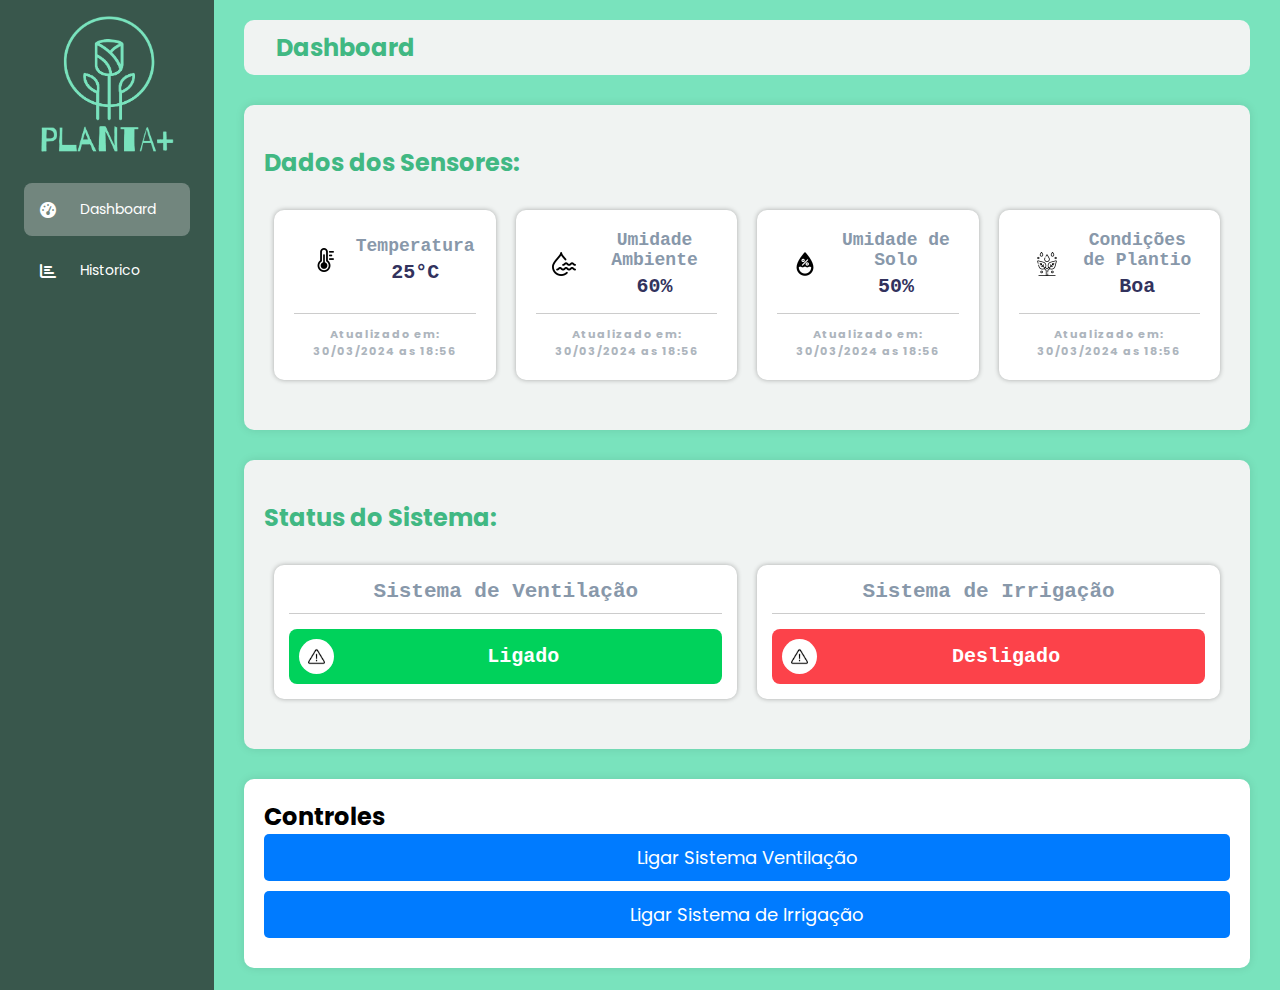
<file: index.html>
<!DOCTYPE html>
<html lang="en">
<head>
    <meta charset="UTF-8">
    <meta name="viewport" content="width=device-width, initial-scale=1.0">
    <title>Document</title>
    <link rel="stylesheet" href="https://cdnjs.cloudflare.com/ajax/libs/font-awesome/6.5.2/css/all.min.css">
    <link rel="stylesheet" href="assets/css/style.css">

    <!-- CDN FONTES GOOGLE -->
    <link rel="preconnect" href="https://fonts.googleapis.com">
    <link rel="preconnect" href="https://fonts.gstatic.com" crossorigin>
    <link href="https://fonts.googleapis.com/css2?family=Poppins:ital,wght@0,300;0,400;1,400&display=swap" rel="stylesheet">

</head>
<body>
    <div class="sidebar">
        <div class="logo">
            <img src="assets/imagens/default_transparent_1000x1000.png" alt="">
        </div>
        <ul class="menu">
            <li  class="active">
                <a href="index.html">
                    <i class="fas fa-tachometer-alt"></i>
                    <span>Dashboard</span>
                </a>
            </li>
            <li>
                <a href="historico.html">
                    <i class="fas fa-chart-bar"></i>
                    <span>Historico</span>
                </a>
            </li>
        </ul>
    </div> <!-- / SIDEBAR -->

    <!-- Content -->
    <div class="main-content">
        <div class="header-wrapper">
            <div class="header-title">
                <h2>Dashboard</h2>
            </div>

            <div class="user-info">
                <!-- <img src="assets/imagens/img-user.jfif" alt=""> -->
            </div>
        </div>

        <!-- Sensores do sistema -->
        <section class="sensor-data">
            <h2>Dados dos Sensores: </h2>
            <div class="sensor-readings">
                <div class="reading">
                    <div class="reading-info">
                        <div class="icon"><img src="assets/imagens/thermometer_24.png" alt=""></div>
                        <div class="reading-title">
                            <span class="title">Temperatura</span>
                            <span class="title-value">25°C</span>
                        </div> 
                    </div>
                    <div class="reading_footer">
                        <p>Atualizado em: 30/03/2024 as 18:56</p>
                    </div>                      
                </div>

                <div class="reading">
                    <div class="reading-info">
                        <div class="icon"><img src="assets/imagens/umidade.png" alt=""></div>
                        <div class="reading-title">
                            <span class="title">Umidade Ambiente</span> 
                            <span class="title-value">60%</span>
                        </div> 
                    </div>
                    <div class="reading_footer">
                        <p>Atualizado em: 30/03/2024 as 18:56</p>
                    </div>                      
                </div>

                <div class="reading">
                    <div class="reading-info">
                        <div class="icon"><img src="assets/imagens/umidade-3.png" alt=""></div>
                        <div class="reading-title">
                            <span class="title">Umidade de Solo</span>
                            <span class="title-value">50%</span>
                        </div> 
                    </div>
                    <div class="reading_footer">
                        <p>Atualizado em: 30/03/2024 as 18:56</p>
                    </div>                      
                </div>

                <div class="reading">
                    <div class="reading-info">
                        <div class="icon"><img src="assets/imagens/plantar.png" alt=""></div>
                        <div class="reading-title">
                            <span class="title">Condições de Plantio</span>
                            <span class="title-value">Boa</span>
                        </div> 
                    </div>
                    <div class="reading_footer">
                        <p>Atualizado em: 30/03/2024 as 18:56</p>
                    </div>                      
                </div>
            </div>
        </section>
         
        <!-- Status do Sistema -->
        <section class="sensor-data">
            <h2>Status do Sistema: </h2>
            <div class="sensor-readings">
                <div class="reading-sensor-status">
                    <div class="reading-info-status"> 
                        <div class="reading-title-status">
                            <span class="title-status">Sistema de Ventilação</span>
                        </div> 
                    </div>
                    <div class="button-status on">
                        <div class="icon-status"><img src="assets/imagens/danger.png" alt=""></div>
                        <span class="title-status-btn">Ligado</span>
                    </div>                       
                </div>

                <div class="reading-sensor-status">

                    <div class="reading-info-status"> 
                        <div class="reading-title-status">
                            <span class="title-status">Sistema de Irrigação</span>
                        </div> 
                    </div>

                    <div class="button-status off">
                        <div class="icon-status"><img src="assets/imagens/danger.png" alt=""></div>
                            <span class="title-status-btn"> Desligado</span>
                        </div>                       
                    </div>
                </div>

        </section>

        <!-- Controles Do sistema  -->
        <section class="controls">
            <h2>Controles</h2>
            <button class="control-btn">Ligar Sistema Ventilação</button>
            <button class="control-btn">Ligar Sistema de Irrigação</button>
        </section>     
    </div> <!-- main-content -->

</body>
</html>
</file>
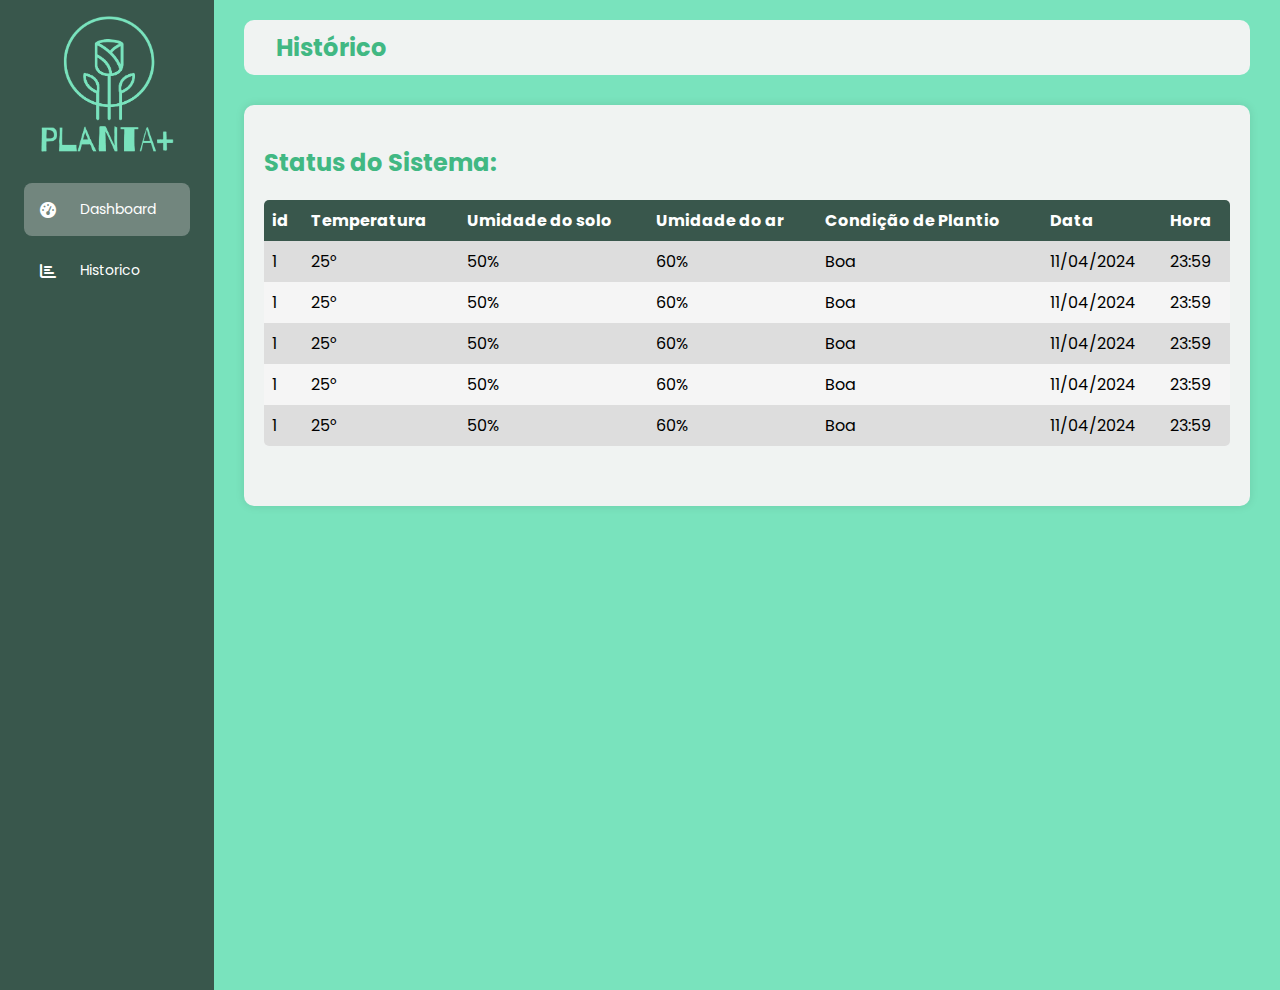
<file: historico.html>
<!DOCTYPE html>
<html lang="pt-br">
<head>
    <meta charset="UTF-8">
    <meta name="viewport" content="width=device-width, initial-scale=1.0">
    <title>Document</title>
    <link rel="stylesheet" href="https://cdnjs.cloudflare.com/ajax/libs/font-awesome/6.5.2/css/all.min.css">
    <link rel="stylesheet" href="assets/css/style.css">
    
    <!-- CDN FONTES GOOGLE -->
    <link rel="preconnect" href="https://fonts.googleapis.com">
    <link rel="preconnect" href="https://fonts.gstatic.com" crossorigin>
    <link href="https://fonts.googleapis.com/css2?family=Poppins:ital,wght@0,300;0,400;1,400&display=swap" rel="stylesheet">

</head>
<body>
    <div class="sidebar">
        <div class="logo">
            <img src="assets/imagens/default_transparent_1000x1000.png" alt="">
        </div>

        <ul class="menu">
            <li  class="active">
                <a href="index.html">
                    <i class="fas fa-tachometer-alt"></i>
                    <span>Dashboard</span>
                </a>
            </li>
            <li>
                <a href="historico.html">
                    <i class="fas fa-chart-bar"></i>
                    <span>Historico</span>
                </a>
            </li>
        </ul>
    </div> <!-- / SIDEBAR -->

    <!-- Content -->
    <div class="main-content">
        <div class="header-wrapper">
            <div class="header-title">
                <!-- <span>Primary</span> -->
                <h2>Histórico</h2>
            </div>
            <div class="user-info">
                <!-- <img src="assets/imagens/img-user.jfif" alt=""> -->
            </div>
        </div>
         
            <!-- Status do Sistema -->
        <section class="sensor-data">
            <h2>Status do Sistema: </h2>
            <div class="sensor-readings">
                <table>
                    <tr>
                        <th>id</th>
                        <th>Temperatura</th>
                        <th>Umidade do solo</th>
                        <th>Umidade do ar</th>
                        <th>Condição de Plantio</th>
                        <th>Data</th>
                        <th>Hora</th>
                    </tr>
                    <tr>
                        <td>1</td>
                        <td>25°</td>
                        <td>50%</td>
                        <td>60%</td>
                        <td>Boa</td>
                        <td>11/04/2024</td>
                        <td>23:59</td>
                    </tr>
                    <tr>
                        <td>1</td>
                        <td>25°</td>
                        <td>50%</td>
                        <td>60%</td>
                        <td>Boa</td>
                        <td>11/04/2024</td>
                        <td>23:59</td>
                    </tr>
    
                    <tr>
                        <td>1</td>
                        <td>25°</td>
                        <td>50%</td>
                        <td>60%</td>
                        <td>Boa</td>
                        <td>11/04/2024</td>
                        <td>23:59</td>
                    </tr>
                    <tr>
                        <td>1</td>
                        <td>25°</td>
                        <td>50%</td>
                        <td>60%</td>
                        <td>Boa</td>
                        <td>11/04/2024</td>
                        <td>23:59</td>
                    </tr>
                    <tr>
                        <td>1</td>
                        <td>25°</td>
                        <td>50%</td>
                        <td>60%</td>
                        <td>Boa</td>
                        <td>11/04/2024</td>
                        <td>23:59</td>
                    </tr>
                   </table>                
            </div>
        </section> 
    </div> <!-- main-content -->

</body>
</html>
</file>
<file: assets/css/style.css>
/* ## RESETE GERAL ## */
*{
    margin: 0;
    padding: 0;
    border: none;
    outline: none;
    box-sizing: border-box;
    font-family: "Poppins", sans-serif;
}

body{
    display: flex;
}

/* ### SIDEBAR  ### */

.sidebar{
    position: sticky;
    top: 0;
    left: 0;
    bottom: 0;
    width: 250px;
    height: 110vh;
    padding: 0 1.5rem;
    color: #fff;
    overflow: hidden;
    transition: all 0.5s linear;
    background: #39574C;    
}

    .logo{
        padding: 16px;
    }
    
    .logo img{
        width: 100%;
    }

    .menu{
        height: 88%;
        position: relative;
        list-style: none;
        padding: 0;
    }
    
    .menu li{
        padding: 1rem;
        margin: 8px 0;
        border-radius: 8px;
        transition: all 0.5s ease-in-out;
    }
    
    .menu li:hover,
     .active{
        background: #e0e0e058;
    }
    
    .menu a {
        color: #fff;
        font-size: 14px;
        text-decoration: none;
        display: flex;
        align-items: center;
        gap: 1.5rem;
    }
    
    menu a span{
        overflow: hidden;
    }
    
    .menu a i {
        font-size: 1rem;
    }
    
/* ### Conteudo ### */
.main-content{
    position: relative;
    background: #79E3BD;
    width: 100%;
    padding: 20px 30px;
}

/* ### HEADER ###  */
.header-wrapper{
    display: flex;
    justify-content: space-between;
    align-items: center;
    flex-wrap: wrap;
    background-color: #fff;
    border-radius: 10px;
    padding: 10px 2rem;
    margin-bottom: 30px;
    background: #F0F3F2;
}

.header-title{
    color: #41B883;
    /*color: #39574C; */
}

.header-wrapper img{
    width: 50px;
    height: 50px;
    cursor: pointer;
    border-radius: 50%;
}


/* ### ESTILO DO SENSOR ### */
.sensor-data {
    width: 100%;
    padding: 40px 20px;
    border-radius: 10px;
    box-shadow: 0 0 10px rgba(0, 0, 0, 0.1);
    margin-bottom: 30px;
    background-color: #F0F3F2;
}

.sensor-data h2 {
    font-size: 24px;
    margin-bottom: 20px;
    color: #41B883;
}

.sensor-readings {
    display: flex;
    justify-content: space-between;
    flex-wrap: wrap;
    /* flex-basis: 100%; */
}

.reading {
    flex: 1;
    flex-basis: calc(25% - 20px);
    /* background: rgb(229, 223, 223); */
    min-height: 150px;
    background: #fff;
    border-radius: 10px;
    padding: 20px;
    margin: 10px;
    display: flex;
    flex-direction: column;
    justify-content: space-between;
    transition: all 0.5s ease-in-out;
    box-shadow: 0 0 5px rgba(0, 0, 0, 0.3);
}

.reading-info {
    display: flex;
    justify-content: stretch;
    align-items: center;
}

.reading-title {
    display: flex;
    flex-direction: column;
    margin: 0 auto;
}

.title{
    font-size: 18px;
    font-family: 'Courier New', Courier, monospace;
    font-weight: 600;
    margin-bottom: 5px;
    text-align: center;
    color: #8898AA;
}

.title-status{
    font-size: 21px;
    font-family: 'Courier New', Courier, monospace;
    font-weight: 600;
    margin-bottom: 5px;
    text-align: center;
    color: #8898AA;
    /* color: #FF5722; */
}

.title-value {
    font-size: 20px;
    font-family: 'Courier New', Courier, monospace;
    font-weight: bold;
    text-align: center;
    color: #32325D;
}

.title{
    font-size: 18px;
    font-family: 'Courier New', Courier, monospace;
    font-weight: bold;
    margin-bottom: 5px;
    text-align: center;
    /* color: #FF5722; */
    color: #8898AA;
}

.sensor-data .icon {
    color: #fff;
    padding: 1rem;
    height: 60px;
    width: 60px;
    text-align: center;
    border-radius: 50%;
    font-size: 1.5rem;
}

/* ### Rading foother ### */
.reading_footer{
    margin-top: 15px;
    padding: 12px 10px 0 10px;
    border-top: 1px solid #ccc;
}

.reading_footer p{
    font-size: 0.7em;
    color: #adb5bd;
    font-weight: bold;
    text-align: center;
    letter-spacing: 1px;
}

/* ### LEITURA DE ESTATUS ###  */
.reading-sensor-status {
    flex: 1;
    flex-basis: calc(25% - 20px);
    /* background: #FF9300 !important; */
    background: #fff;
    /* background: #FFB400; */
    border-radius: 10px;
    padding: 15px;
    margin: 10px;
    display: flex;
    flex-direction: column;
    justify-content: space-around;
    transition: all 0.5s ease-in-out;
    box-shadow: 0 0 5px rgba(0, 0, 0, 0.3);
}

.reading-info-status {
    display: flex;
    justify-content: stretch;
    align-items: center;
    padding-bottom: 5px;
    margin-bottom: 15px;
    border-bottom: 1px solid #ccc;
}

.button-status  {
    display: flex;
    justify-content: stretch;
    align-items: center;
    border-radius: 8px;
    background-color: #007bff;
    padding: 10px;
}

.reading-sensor-status .title {
    font-size: 18px;
    font-family: 'Courier New', Courier, monospace;
    font-weight: 600;
    margin-bottom: 5px;
    text-align: center;
    color: #000;
}

.title-status-btn{
     display: flex;
   /* justify-content: space-between; */
    flex-wrap: wrap;
    font-size: 20px;
    font-family: 'Courier New', Courier, monospace;
    font-weight: bold;
    text-align: center;
    flex-direction: row;
    /* flex-direction: column; */
    margin: 0 auto;
    /* background: #28A745; */
    color: #fff;
}

.reading-title-status {
    display: flex;
    flex-direction: column;
    margin: 0 auto;
}

.icon-status {
    display: flex;
    padding: 9px;
    width: 35px;
    height: 35px;
    text-align: center;
    border-radius: 50%;
    background: #fff;
}

.reading-sensor-status .reading_footer p{
    color: #fff;
    letter-spacing: 1.5px;
}


/* Estilos dos controles */
.controls {
    margin-top: 20px;
    background-color: #fff;
    padding: 20px;
    border-radius: 10px;
    box-shadow: 0 0 10px rgba(0, 0, 0, 0.1);
}

.control-btn {
    display: block;
    width: 100%;
    padding: 10px;
    margin-bottom: 10px;
    border: none;
    border-radius: 5px;
    background-color: #007bff;
    color: #fff;
    font-size: 18px;
    cursor: pointer;
    transition: background-color 0.3s;
}

.control-btn:hover {
    background-color: #0056b3;
}
 

/* TABELA */
table {
    border-radius: 5px; 
    border-collapse: collapse;
    background-color: #f5f5f5;
    width: 100%;
    margin-bottom: 20px;
    overflow: hidden;
  }
  
  th, td {
    padding: 8px;
    text-align: left;
  }
  
  th {
    background-color: #39574C;
    /* background-color: #00D25B;    */
    /* background-color: #333; */
    color: #fff;
  }
  
  tr:nth-child(even) {
    background-color: #ddd;
  }
  
  tr:hover {
    background-color: #ccc;
  }
  



/*boot CSS*/
.info{
    background-color: #17A2B8;
    color: #fff !important;
}
.succes{
    background-color: #28A745;
    color: #fff !important;
}

.warning{
    background-color: #FFC107;
    color: #fff;
}

.danger{
    background-color: #DC3545;
    color: #fff;
}

.secondary{
    background-color: #6C757D;
    color: #fff; 
}

.off{
    color: #fff;
    /* background: rgb(233, 13, 13); */
    background-color: #FC424A;
    font-weight: bold;
}

.on{
    color: #fff;
    font-weight: bold;
    background: #00D25B;;
}
</file>
